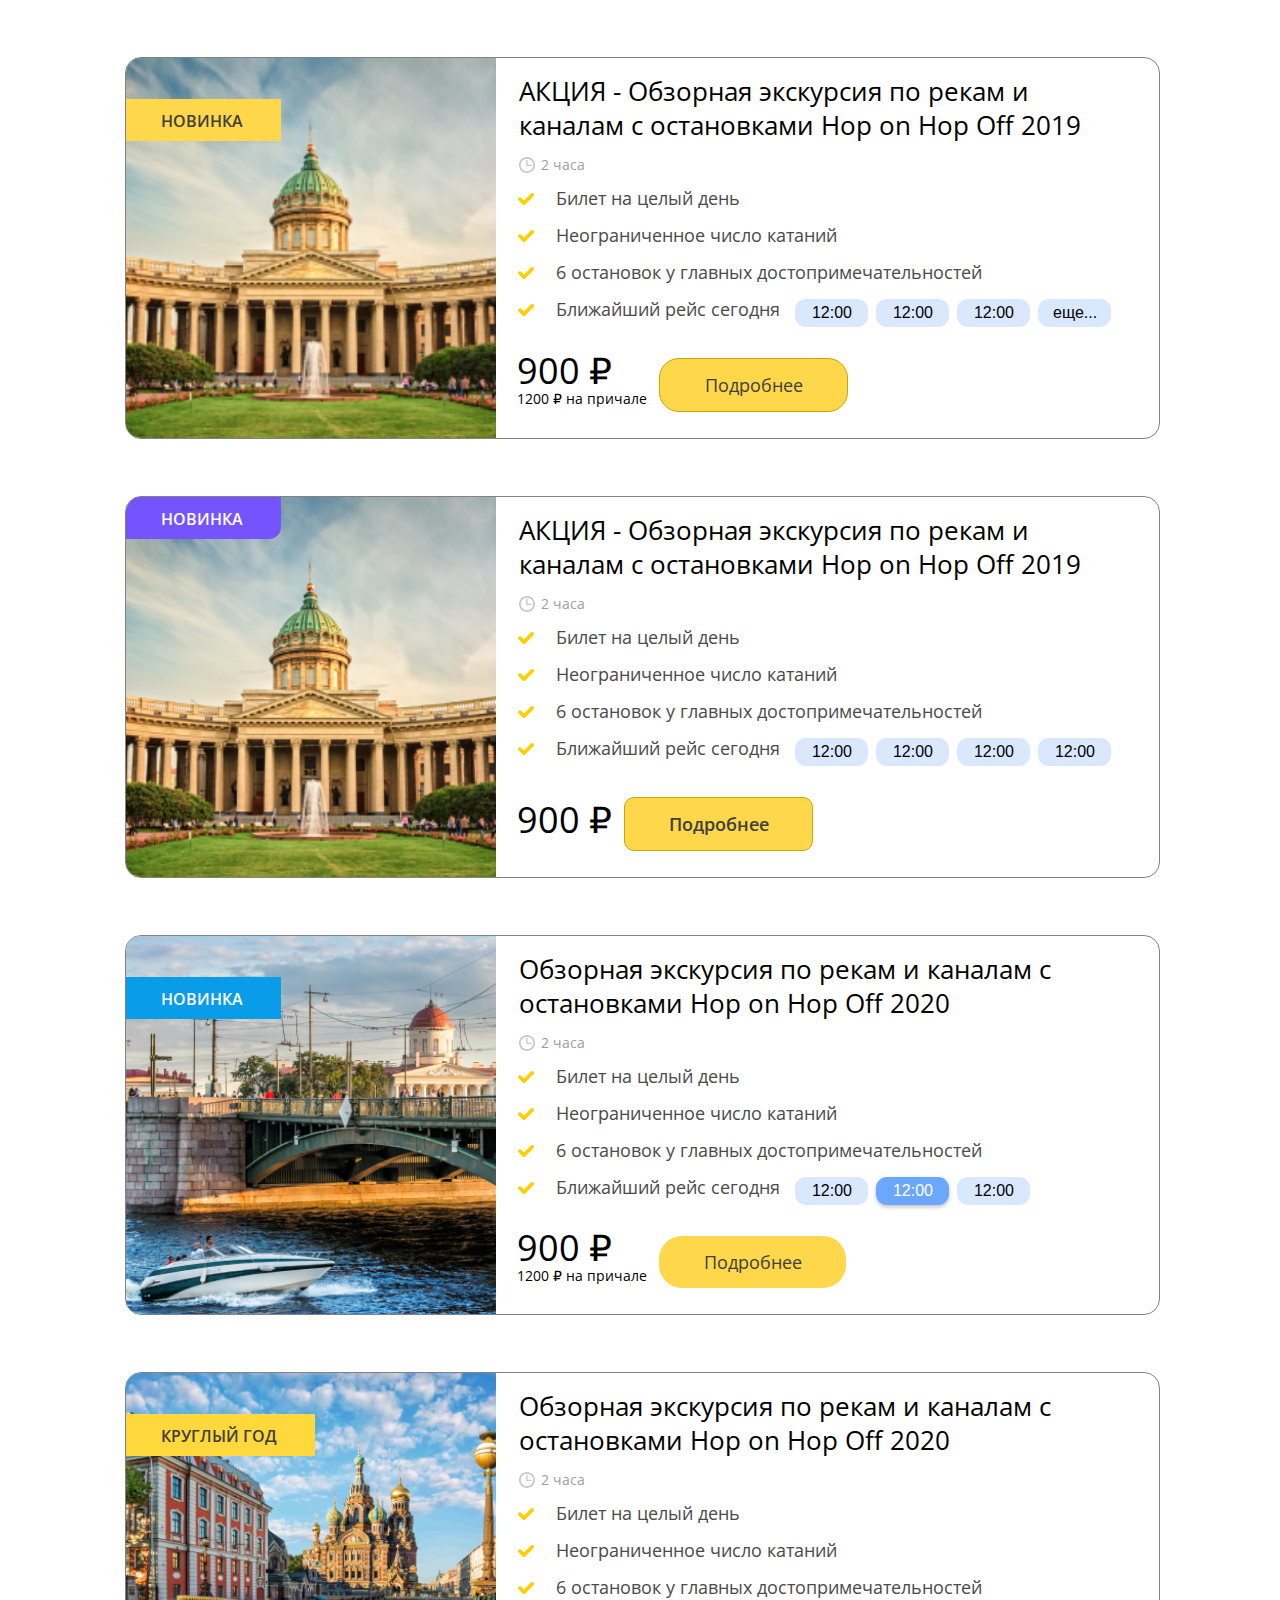
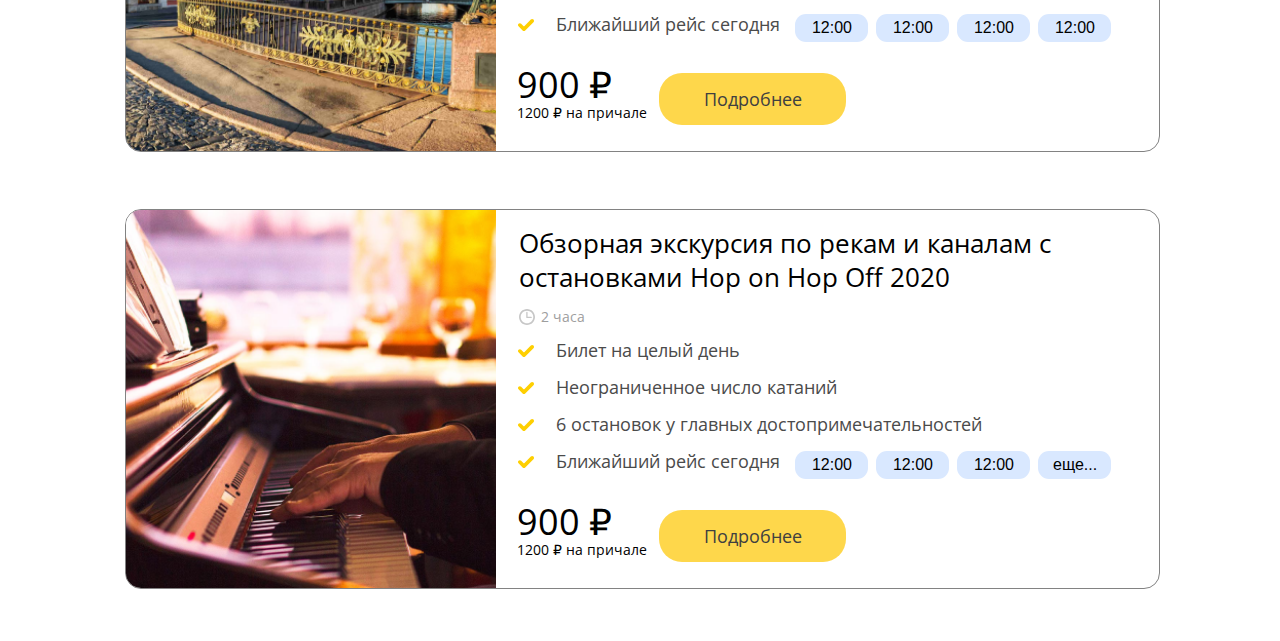
<file: task-1-1/index.html>
<!DOCTYPE html>
<html lang="en">

<head>
    <meta charset="UTF-8">
    <meta http-equiv="X-UA-Compatible" content="IE=edge">
    <meta name="viewport" content="width=device-width, initial-scale=1.0">
    <title>Document</title>
    <link rel="stylesheet" href="css/style.css">
</head>

<body>
    <div class="card">
        <div class="img">
            <img src="image/sankt-peterburg-piter-st-3495.png" alt="">
            <div class="sticker sticker-color">Новинка</div>
        </div>
        <div class="information">
            <div class="description">
                <div class="clock">
                    <svg id="clock-icon" width="16" height="16" viewBox="0 0 16 16" fill="none"
                        xmlns="http://www.w3.org/2000/svg">
                        <path
                            d="M8 0C3.5888 0 0 3.5888 0 8C0 12.4112 3.5888 16 8 16C12.4112 16 16 12.4112 16 8C16 3.5888 12.4112 0 8 0ZM8 14.2977C4.52746 14.2977 1.7021 11.4727 1.7021 8C1.7021 4.5273 4.52746 1.70226 8 1.70226C11.4725 1.70226 14.2979 4.5273 14.2979 8C14.2979 11.4727 11.4725 14.2977 8 14.2977Z"
                            fill="#C7C7C7" />
                        <path
                            d="M12.1692 7.75296H8.57401V3.43019C8.57401 3.06642 8.27907 2.77148 7.9153 2.77148C7.55153 2.77148 7.25659 3.06642 7.25659 3.43019V8.41167C7.25659 8.77544 7.55153 9.07037 7.9153 9.07037H12.1692C12.533 9.07037 12.8279 8.77544 12.8279 8.41167C12.8279 8.0479 12.533 7.75296 12.1692 7.75296Z"
                            fill="#C7C7C7" />
                    </svg>
                    2 часа
                </div>
                <div class="promotion">АКЦИЯ - Обзорная экскурсия по рекам и каналам с остановками Hop on Hop Off 2019
                </div>
                <div class="info">
                    <ul>
                        <li>Билет на целый день</li>
                        <li>Неограниченное число катаний</li>
                        <li>6 остановок у главных достопримечательностей</li>
                        <li>Ближайший рейс сегодня</li>
                    </ul>
                    <div class="time-event">
                        <input class="btn-time-event" type="button" value="12:00">
                        <input class="btn-time-event" type="button" value="12:00">
                        <input class="btn-time-event" type="button" value="12:00">
                        <input class="btn-time-event" type="button" value="12:00">
                        <input class="btn-time-event" type="button" value="12:00">
                        <input class="btn-time-event" type="button" value="12:00">
                        <input class="btn-time-event" type="button" value="12:00">
                        <input class="btn-time-event" type="button" value="12:00">
                        <input class="btn-time-event" type="button" value="12:00">
                        <input class="btn-time-event" type="button" value="12:00">
                        <input class="btn-time-event" type="button" value="12:00">
                        <input class="btn-time-event" type="button" value="12:00">

                        <input class="btn-time-event loadMore" onclick="loadMore(this)" type="button" value="еще...">
                    </div>
                </div>
            </div>

            <div class="card-bottom">
                <div class="price">
                    <div class="main-price">900 &#8381;</div>
                    <div class="additional">1200 &#8381; на причале</div>
                </div>
                <a href="#">
                    <div class="more">Подробнее</div>
                </a>
            </div>
        </div>
    </div>

    <div class="card">
        <div class="img">
            <img src="image/sankt-peterburg-piter-st-3495(1).png" alt="">
            <div class="sticker  sticker-color sticker-additional">Новинка</div>
        </div>
        <div class="information">
            <div class="description">
                <div class="clock">
                    <svg id="clock-icon" width="16" height="16" viewBox="0 0 16 16" fill="none"
                        xmlns="http://www.w3.org/2000/svg">
                        <path
                            d="M8 0C3.5888 0 0 3.5888 0 8C0 12.4112 3.5888 16 8 16C12.4112 16 16 12.4112 16 8C16 3.5888 12.4112 0 8 0ZM8 14.2977C4.52746 14.2977 1.7021 11.4727 1.7021 8C1.7021 4.5273 4.52746 1.70226 8 1.70226C11.4725 1.70226 14.2979 4.5273 14.2979 8C14.2979 11.4727 11.4725 14.2977 8 14.2977Z"
                            fill="#C7C7C7" />
                        <path
                            d="M12.1692 7.75296H8.57401V3.43019C8.57401 3.06642 8.27907 2.77148 7.9153 2.77148C7.55153 2.77148 7.25659 3.06642 7.25659 3.43019V8.41167C7.25659 8.77544 7.55153 9.07037 7.9153 9.07037H12.1692C12.533 9.07037 12.8279 8.77544 12.8279 8.41167C12.8279 8.0479 12.533 7.75296 12.1692 7.75296Z"
                            fill="#C7C7C7" />
                    </svg>
                    2 часа
                </div>
                <div class="promotion">АКЦИЯ - Обзорная экскурсия по рекам и каналам с остановками Hop on Hop Off 2019
                </div>
                <div class="info">
                    <ul>
                        <li>Билет на целый день</li>
                        <li>Неограниченное число катаний</li>
                        <li>6 остановок у главных достопримечательностей</li>
                        <li>Ближайший рейс сегодня</li>
                    </ul>
                    <div class="time-event">
                        <input class="btn-time-event" type="button" value="12:00">
                        <input class="btn-time-event" type="button" value="12:00">
                        <input class="btn-time-event" type="button" value="12:00">
                        <input class="btn-time-event" type="button" value="12:00">

                        <input class="btn-time-event loadMore" onclick="loadMore(this)" type="button" value="еще...">
                    </div>
                </div>
            </div>

            <div class="card-bottom">
                <div class="price">
                    <div class="main-price">900 &#8381;</div>
                    <div class="additional"></div>
                </div>
                <a href="#">
                    <div class="more more-additional">Подробнее</div>
                </a>
            </div>
        </div>
    </div>

    <div class="card">
        <div class="img">
            <img src="image/AdobeStock_168443825 1.png" alt="">
            <div class="sticker sticker-color">Новинка</div>
        </div>
        <div class="information">
            <div class="description">
                <div class="clock">
                    <svg id="clock-icon" width="16" height="16" viewBox="0 0 16 16" fill="none"
                        xmlns="http://www.w3.org/2000/svg">
                        <path
                            d="M8 0C3.5888 0 0 3.5888 0 8C0 12.4112 3.5888 16 8 16C12.4112 16 16 12.4112 16 8C16 3.5888 12.4112 0 8 0ZM8 14.2977C4.52746 14.2977 1.7021 11.4727 1.7021 8C1.7021 4.5273 4.52746 1.70226 8 1.70226C11.4725 1.70226 14.2979 4.5273 14.2979 8C14.2979 11.4727 11.4725 14.2977 8 14.2977Z"
                            fill="#C7C7C7" />
                        <path
                            d="M12.1692 7.75296H8.57401V3.43019C8.57401 3.06642 8.27907 2.77148 7.9153 2.77148C7.55153 2.77148 7.25659 3.06642 7.25659 3.43019V8.41167C7.25659 8.77544 7.55153 9.07037 7.9153 9.07037H12.1692C12.533 9.07037 12.8279 8.77544 12.8279 8.41167C12.8279 8.0479 12.533 7.75296 12.1692 7.75296Z"
                            fill="#C7C7C7" />
                    </svg>
                    2 часа
                </div>
                <div class="promotion">Обзорная экскурсия по рекам и каналам с остановками Hop on Hop Off 2020</div>
                <div class="info">
                    <ul>
                        <li>Билет на целый день</li>
                        <li>Неограниченное число катаний</li>
                        <li>6 остановок у главных достопримечательностей</li>
                        <li>Ближайший рейс сегодня</li>
                    </ul>
                    <div class="time-event">
                        <input class="btn-time-event" type="button" value="12:00">
                        <input class="btn-time-event active" type="button" value="12:00">
                        <input class="btn-time-event" type="button" value="12:00">

                        <input class="btn-time-event loadMore" onclick="loadMore(this)" type="button" value="еще...">
                    </div>
                </div>
            </div>

            <div class="card-bottom">
                <div class="price">
                    <div class="main-price">900 &#8381;</div>
                    <div class="additional">1200 &#8381; на причале</div>
                </div>
                <a href="#">
                    <div class="more more-without-bordere">Подробнее</div>
                </a>
            </div>
        </div>
    </div>

    <div class="card">
        <div class="img">
            <img src="image/ekskursii-po-spb-na-avtobuse 1.png" alt="">
            <div class="sticker sticker-color">КРУГЛЫЙ ГОД</div>
        </div>
        <div class="information">
            <div class="description">
                <div class="clock">
                    <svg id="clock-icon" width="16" height="16" viewBox="0 0 16 16" fill="none"
                        xmlns="http://www.w3.org/2000/svg">
                        <path
                            d="M8 0C3.5888 0 0 3.5888 0 8C0 12.4112 3.5888 16 8 16C12.4112 16 16 12.4112 16 8C16 3.5888 12.4112 0 8 0ZM8 14.2977C4.52746 14.2977 1.7021 11.4727 1.7021 8C1.7021 4.5273 4.52746 1.70226 8 1.70226C11.4725 1.70226 14.2979 4.5273 14.2979 8C14.2979 11.4727 11.4725 14.2977 8 14.2977Z"
                            fill="#C7C7C7" />
                        <path
                            d="M12.1692 7.75296H8.57401V3.43019C8.57401 3.06642 8.27907 2.77148 7.9153 2.77148C7.55153 2.77148 7.25659 3.06642 7.25659 3.43019V8.41167C7.25659 8.77544 7.55153 9.07037 7.9153 9.07037H12.1692C12.533 9.07037 12.8279 8.77544 12.8279 8.41167C12.8279 8.0479 12.533 7.75296 12.1692 7.75296Z"
                            fill="#C7C7C7" />
                    </svg>
                    2 часа
                </div>
                <div class="promotion">Обзорная экскурсия по рекам и каналам с остановками Hop on Hop Off 2020</div>
                <div class="info">
                    <ul>
                        <li>Билет на целый день</li>
                        <li>Неограниченное число катаний</li>
                        <li>6 остановок у главных достопримечательностей</li>
                        <li>Ближайший рейс сегодня</li>
                    </ul>
                    <div class="time-event">
                        <input class="btn-time-event" type="button" value="12:00">
                        <input class="btn-time-event" type="button" value="12:00">
                        <input class="btn-time-event" type="button" value="12:00">
                        <input class="btn-time-event" type="button" value="12:00">

                        <input class="btn-time-event loadMore" onclick="loadMore(this)" type="button" value="еще...">
                    </div>
                </div>
            </div>

            <div class="card-bottom">
                <div class="price">
                    <div class="main-price">900 &#8381;</div>
                    <div class="additional">1200 &#8381; на причале</div>
                </div>
                <a href="#">
                    <div class="more more-without-bordere">Подробнее</div>
                </a>
            </div>
        </div>
    </div>

    <div class="card">
        <div class="img">
            <img src="image/music 1.png" alt="">
            <div class="sticker  sticker-color">Новинка</div>
        </div>
        <div class="information">
            <div class="description">
                <div class="clock">
                    <svg id="clock-icon" width="16" height="16" viewBox="0 0 16 16" fill="none"
                        xmlns="http://www.w3.org/2000/svg">
                        <path
                            d="M8 0C3.5888 0 0 3.5888 0 8C0 12.4112 3.5888 16 8 16C12.4112 16 16 12.4112 16 8C16 3.5888 12.4112 0 8 0ZM8 14.2977C4.52746 14.2977 1.7021 11.4727 1.7021 8C1.7021 4.5273 4.52746 1.70226 8 1.70226C11.4725 1.70226 14.2979 4.5273 14.2979 8C14.2979 11.4727 11.4725 14.2977 8 14.2977Z"
                            fill="#C7C7C7" />
                        <path
                            d="M12.1692 7.75296H8.57401V3.43019C8.57401 3.06642 8.27907 2.77148 7.9153 2.77148C7.55153 2.77148 7.25659 3.06642 7.25659 3.43019V8.41167C7.25659 8.77544 7.55153 9.07037 7.9153 9.07037H12.1692C12.533 9.07037 12.8279 8.77544 12.8279 8.41167C12.8279 8.0479 12.533 7.75296 12.1692 7.75296Z"
                            fill="#C7C7C7" />
                    </svg>
                    2 часа
                </div>
                <div class="promotion">Обзорная экскурсия по рекам и каналам с остановками Hop on Hop Off 2020</div>
                <div class="info">
                    <ul>
                        <li>Билет на целый день</li>
                        <li>Неограниченное число катаний</li>
                        <li>6 остановок у главных достопримечательностей</li>
                        <li>Ближайший рейс сегодня</li>
                    </ul>
                    <div class="time-event">
                        <input class="btn-time-event" type="button" value="12:00">
                        <input class="btn-time-event" type="button" value="12:00">
                        <input class="btn-time-event" type="button" value="12:00">
                        <input class="btn-time-event" type="button" value="12:00">
                        <input class="btn-time-event" type="button" value="12:00">
                        <input class="btn-time-event" type="button" value="12:00">

                        <input class="btn-time-event loadMore" onclick="loadMore(this)" type="button" value="еще...">
                    </div>
                </div>
            </div>

            <div class="card-bottom">
                <div class="price">
                    <div class="main-price">900 &#8381;</div>
                    <div class="additional">1200 &#8381; на причале</div>
                </div>
                <a href="#">
                    <div class="more more-without-bordere">Подробнее</div>
                </a>
            </div>
        </div>
    </div>

    <script src="script/script.js"></script>
</body>

</html>
</file>
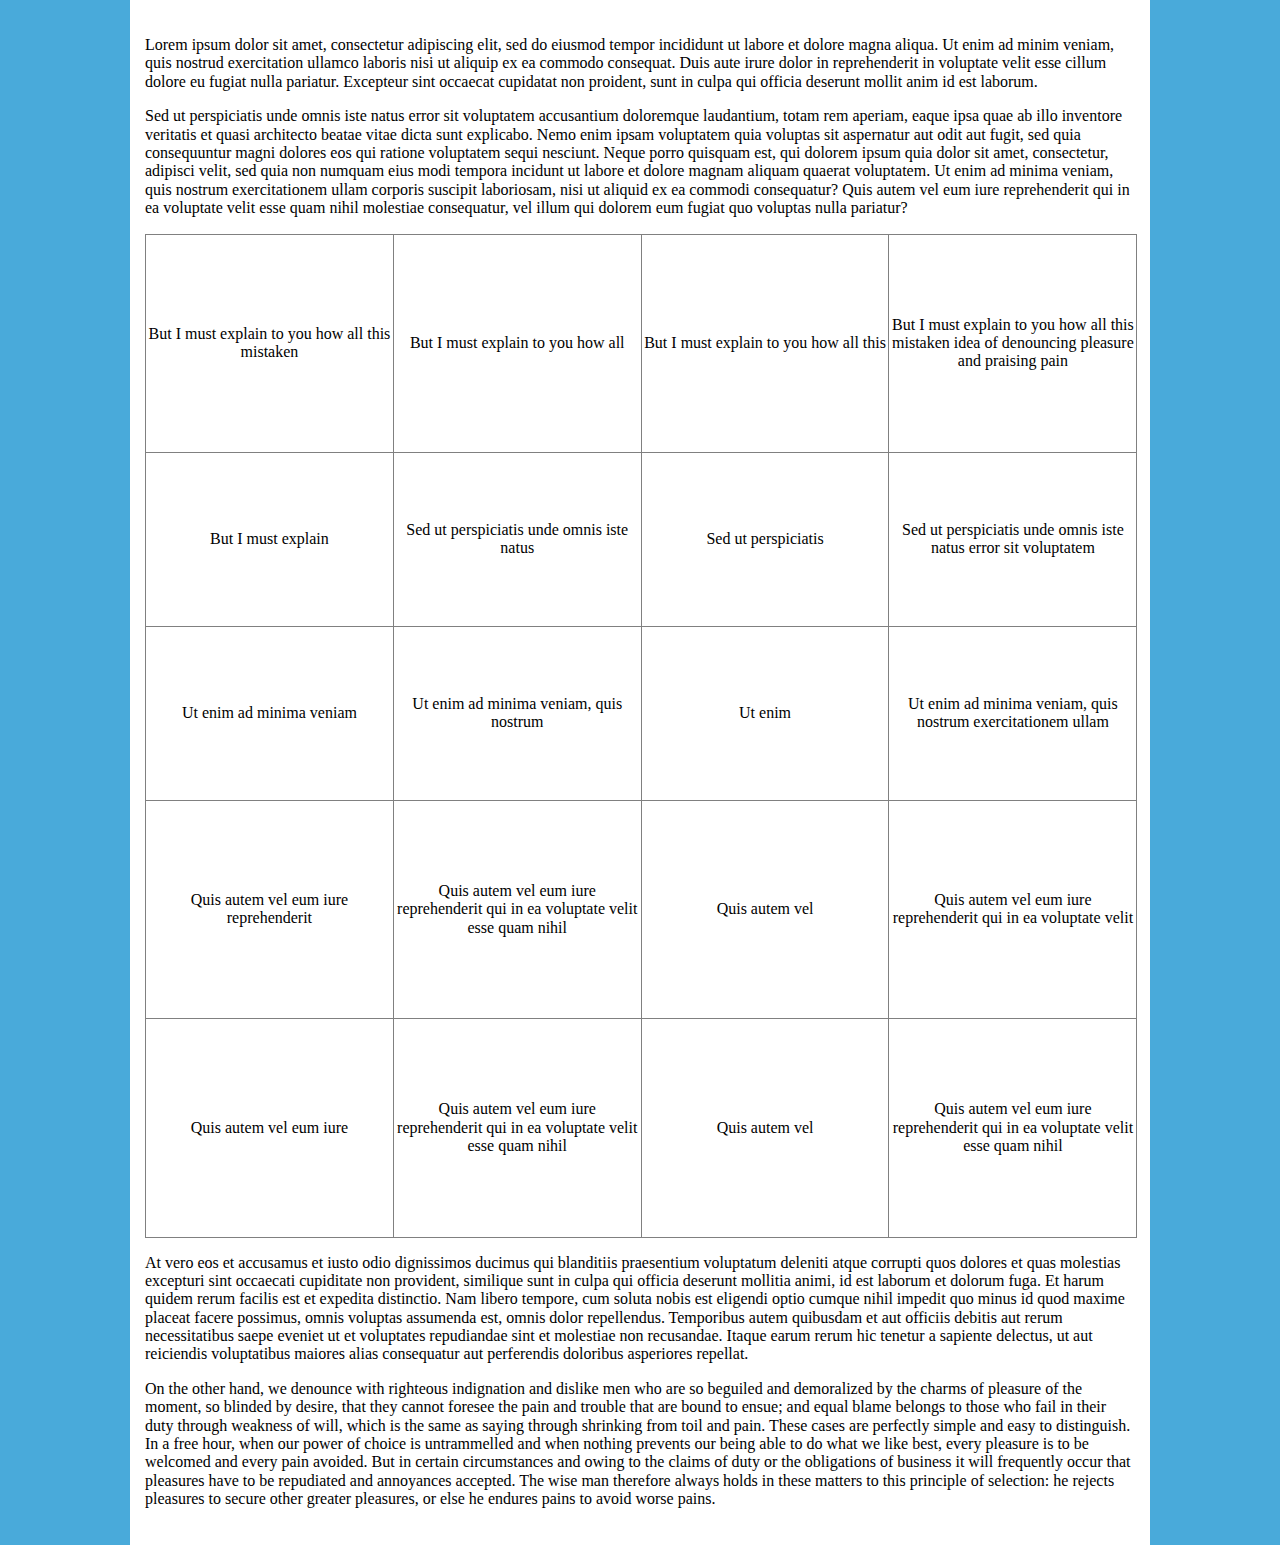
<file: task-1-2/index.html>
<!DOCTYPE html>
<html lang="en">

<head>
    <meta charset="UTF-8">
    <meta http-equiv="X-UA-Compatible" content="IE=edge">
    <meta name="viewport" content="width=device-width, initial-scale=1.0">
    <title>Document</title>
    <link rel="stylesheet" href="css/style.css">
</head>
<!-- 
    Решение 1: Добавим горизонтальный скорллинг к таблице (div class="scroll")
    (для просмотра данного решения необходимо закомментировать в css/style.css данные строчки:
        .table {
            display: none;
        }
    )

    Решение 2: Каждую строку таблицы сделать в виде карточки или аналогичного элемента, а к таблице добавить display="none"

    p.s. Каждое решение продемонстрировано
-->

<body>
    <div class="blog">
        <p>
            Lorem ipsum dolor sit amet, consectetur adipiscing elit, sed do eiusmod tempor incididunt ut labore et
            dolore magna aliqua. Ut enim ad minim veniam, quis nostrud exercitation ullamco laboris nisi ut aliquip ex
            ea commodo consequat. Duis aute irure dolor in reprehenderit in voluptate velit esse cillum dolore eu fugiat
            nulla pariatur. Excepteur sint occaecat cupidatat non proident, sunt in culpa qui officia deserunt mollit
            anim id est laborum.
        </p>
        <p>
            Sed ut perspiciatis unde omnis iste natus error sit voluptatem accusantium doloremque laudantium, totam rem
            aperiam, eaque ipsa quae ab illo inventore veritatis et quasi architecto beatae vitae dicta sunt explicabo.
            Nemo enim ipsam voluptatem quia voluptas sit aspernatur aut odit aut fugit, sed quia consequuntur magni
            dolores eos qui ratione voluptatem sequi nesciunt. Neque porro quisquam est, qui dolorem ipsum quia dolor
            sit amet, consectetur, adipisci velit, sed quia non numquam eius modi tempora incidunt ut labore et dolore
            magnam aliquam quaerat voluptatem. Ut enim ad minima veniam, quis nostrum exercitationem ullam corporis
            suscipit laboriosam, nisi ut aliquid ex ea commodi consequatur? Quis autem vel eum iure reprehenderit qui in
            ea voluptate velit esse quam nihil molestiae consequatur, vel illum qui dolorem eum fugiat quo voluptas
            nulla pariatur?
        </p>

        <div class="table scroll">
            <table border="1" style="border-collapse: collapse; width: 100.23640661938533%; height: 1004px;">
                <tbody>
                    <tr style="height: 36px;">
                        <td style="width: 25%; height: 36px; border-style: solid; text-align: center;"><span
                                style="font-weight: 400;">But I must explain to you how all this mistaken</span></td>
                        <td style="width: 25%; height: 36px; border-style: solid;">
                            <p><span style="font-weight: 400;"></span></p>
                            <p style="text-align: center;"><span style="font-weight: 400;">But I must explain to you how
                                    all</span></p>
                            <p><span style="font-weight: 400;"></span></p>
                        </td>
                        <td style="width: 25%; height: 36px; border-style: solid; text-align: center;"><span
                                style="font-weight: 400;">But I must explain to you how all this</span></td>
                        <td style="width: 82.8017176331783%; height: 36px; border-style: solid; text-align: center;">
                            <p><span style="font-weight: 400;"></span></p>
                            <p><span style="font-weight: 400;">But I must explain to you how all this mistaken idea of
                                    denouncing pleasure and praising pain</span></p>
                            <p><span style="font-weight: 400;"></span></p>
                        </td>
                    </tr>
                    <tr style="height: 18px;">
                        <td style="width: 25%; height: 18px; border-style: solid; text-align: center;"><span
                                style="font-weight: 400;">But I must explain </span></td>
                        <td style="width: 25%; height: 18px; border-style: solid;">
                            <p><span style="font-weight: 400;"></span></p>
                            <p style="text-align: center;"><span style="font-weight: 400;">Sed ut perspiciatis unde
                                    omnis
                                    iste natus</span></p>
                            <p><span style="font-weight: 400;"></span></p>
                        </td>
                        <td style="width: 25%; height: 18px; border-style: solid; text-align: center;"><span
                                style="font-weight: 400;">Sed ut perspiciatis</span></td>
                        <td style="width: 82.8017176331783%; height: 18px; border-style: solid; text-align: center;">
                            <p><span style="font-weight: 400;"></span></p>
                            <p><span style="font-weight: 400;">Sed ut perspiciatis unde omnis iste natus error sit
                                    voluptatem</span></p>
                            <p><span style="font-weight: 400;"></span></p>
                        </td>
                    </tr>
                    <tr style="height: 54px;">
                        <td style="width: 25%; border-style: solid; height: 54px; text-align: center;"><span
                                style="font-weight: 400;">Ut enim ad minima veniam</span></td>
                        <td style="width: 25%; border-style: solid; height: 54px;">
                            <p><span style="font-weight: 400;"></span></p>
                            <p style="text-align: center;"><span style="font-weight: 400;">Ut enim ad minima veniam,
                                    quis
                                    nostrum</span></p>
                            <p><span style="font-weight: 400;"></span></p>
                        </td>
                        <td style="width: 25%; border-style: solid; height: 54px; text-align: center;"><span
                                style="font-weight: 400;">Ut enim</span></td>
                        <td style="width: 82.8017176331783%; border-style: solid; height: 54px; text-align: center;">
                            <p><span style="font-weight: 400;"></span></p>
                            <p><span style="font-weight: 400;">Ut enim ad minima veniam, quis nostrum exercitationem
                                    ullam</span><span style="font-weight: 400;"></span></p>
                            <p><span style="font-weight: 400;"></span></p>
                        </td>
                    </tr>
                    <tr style="height: 72px;">
                        <td style="width: 25%; border-style: solid; height: 72px; text-align: center;"><span
                                style="font-weight: 400;">Quis autem vel eum iure reprehenderit</span></td>
                        <td style="width: 25%; border-style: solid; height: 72px;">
                            <p><span style="font-weight: 400;"></span></p>
                            <p style="text-align: center;"><span style="font-weight: 400;">Quis autem vel eum iure
                                    reprehenderit qui in ea voluptate velit esse quam nihil</span></p>
                            <p><span style="font-weight: 400;"></span></p>
                        </td>
                        <td style="width: 25%; border-style: solid; height: 72px; text-align: center;"><span
                                style="font-weight: 400;">Quis autem vel</span></td>
                        <td style="width: 82.8017176331783%; border-style: solid; height: 72px; text-align: center;">
                            <span style="font-weight: 400;">Quis autem vel eum iure reprehenderit qui in ea voluptate
                                velit</span></td>
                    </tr>
                    <tr style="height: 54px;">
                        <td style="width: 25%; border-style: solid; height: 54px; text-align: center;"><span
                                style="font-weight: 400;">Quis autem vel eum iure</span></td>
                        <td style="width: 25%; border-style: solid; height: 54px;">
                            <p><span style="font-weight: 400;"></span></p>
                            <p style="text-align: center;"><span style="font-weight: 400;">Quis autem vel eum iure
                                    reprehenderit qui in ea voluptate velit esse quam nihil</span></p>
                            <p><span style="font-weight: 400;"></span></p>
                        </td>
                        <td style="width: 25%; border-style: solid; height: 54px; text-align: center;"><span
                                style="font-weight: 400;">Quis autem vel</span></td>
                        <td style="width: 82.8017176331783%; border-style: solid; height: 54px; text-align: center;">
                            <span style="font-weight: 400;">Quis autem vel eum iure reprehenderit qui in ea voluptate
                                velit
                                esse quam nihil</span></td>
                    </tr>
                </tbody>
            </table>
        </div>

        <div class="wrapper">
            <div class="card">
                <h3 class="card-title">But I must explain to you how all this mistaken</h3>
                <h4 class="card-subtitle">But I must explain to you how all</h4>
                <p class="card-text">But I must explain to you how all this</p>
                <h5 class="card-additional">But I must explain to you how all this mistaken idea of denouncing pleasure
                    and praising pain</h5>
            </div>
            <div class="card">
                <h3 class="card-title">But I must explain</h3>
                <h4 class="card-subtitle">Sed ut perspiciatis unde omnis iste natus</h4>
                <p class="card-text">Sed ut perspiciatis</p>
                <h5 class="card-additional">Sed ut perspiciatis unde omnis iste natus error sit voluptatem</h5>
            </div>
            <div class="card">
                <h5 class="card-title">Ut enim ad minima veniam</h5>
                <span class="card-subtitle">Ut enim ad minima veniam, quis nostrum</span>
                <p class="card-text">Ut enim</p>
                <p class="card-additional">Ut enim ad minima veniam, quis nostrum exercitationem ullam</p>
            </div>
            <div class="card">
                <h3 class="card-title">Quis autem vel eum iure reprehenderit</h3>
                <h4 class="card-subtitle">Quis autem vel eum iure reprehenderit qui in ea voluptate velit esse quam
                    nihil</h4>
                <p class="card-text">Quis autem vel</p>
                <h5 class="card-additional">Quis autem vel eum iure reprehenderit qui in ea voluptate velit</h5>
            </div>
            <div class="card">
                <h3 class="card-title">Quis autem vel eum iure</h3>
                <h4 class="card-subtitle">Quis autem vel eum iure reprehenderit qui in ea voluptate velit esse quam
                    nihil</h4>
                <p class="card-text">Quis autem vel</p>
                <h5 class="card-additional">Quis autem vel eum iure reprehenderit qui in ea voluptate velit esse quam
                    nihil</h5>
            </div>
        </div>

        <p>At vero eos et accusamus et iusto odio dignissimos ducimus qui blanditiis praesentium voluptatum deleniti
            atque corrupti quos dolores et quas molestias excepturi sint occaecati cupiditate non provident, similique
            sunt in culpa qui officia deserunt mollitia animi, id est laborum et dolorum fuga. Et harum quidem rerum
            facilis est et expedita distinctio. Nam libero tempore, cum soluta nobis est eligendi optio cumque nihil
            impedit quo minus id quod maxime placeat facere possimus, omnis voluptas assumenda est, omnis dolor
            repellendus. Temporibus autem quibusdam et aut officiis debitis aut rerum necessitatibus saepe eveniet ut et
            voluptates repudiandae sint et molestiae non recusandae. Itaque earum rerum hic tenetur a sapiente delectus,
            ut aut reiciendis voluptatibus maiores alias consequatur aut perferendis doloribus asperiores repellat.</p>
        <p>On the other hand, we denounce with righteous indignation and dislike men who are so beguiled and demoralized
            by the charms of pleasure of the moment, so blinded by desire, that they cannot foresee the pain and trouble
            that are bound to ensue; and equal blame belongs to those who fail in their duty through weakness of will,
            which is the same as saying through shrinking from toil and pain. These cases are perfectly simple and easy
            to distinguish. In a free hour, when our power of choice is untrammelled and when nothing prevents our being
            able to do what we like best, every pleasure is to be welcomed and every pain avoided. But in certain
            circumstances and owing to the claims of duty or the obligations of business it will frequently occur that
            pleasures have to be repudiated and annoyances accepted. The wise man therefore always holds in these
            matters to this principle of selection: he rejects pleasures to secure other greater pleasures, or else he
            endures pains to avoid worse pains.</p>
    </div>
</body>

</html>
</file>
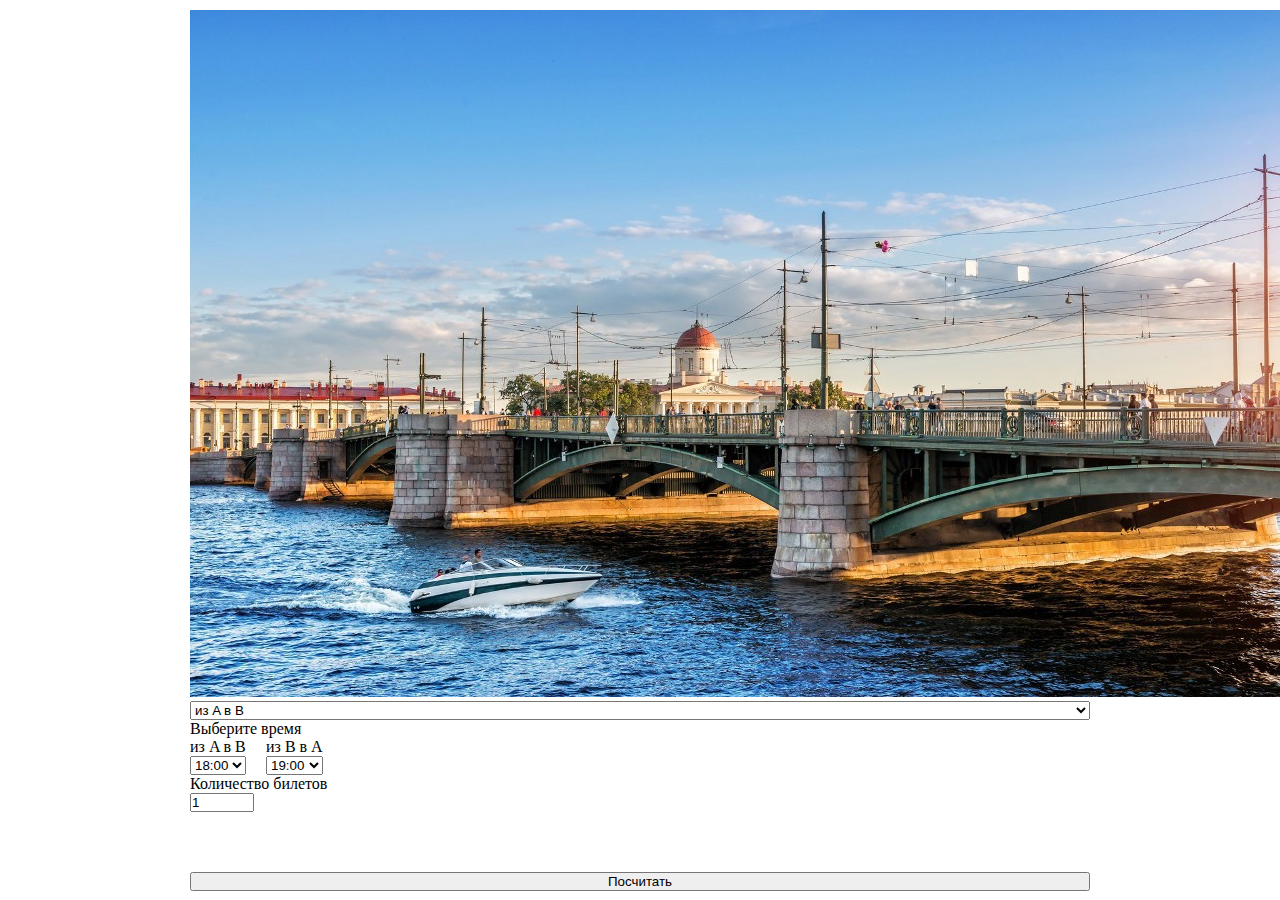
<file: task-2-2/index.html>
<!DOCTYPE html>
<html lang="en">

<head>
  <meta charset="UTF-8">
  <meta http-equiv="X-UA-Compatible" content="IE=edge">
  <meta name="viewport" content="width=device-width, initial-scale=1.0">
  <title>Document</title>
  <link rel="stylesheet" href="css/style.css">
  <!-- Bootstrap 5 -->
  <link href="https://cdn.jsdelivr.net/npm/bootstrap@5.0.2/dist/css/bootstrap.min.css" rel="stylesheet"
    integrity="sha384-EVSTQN3/azprG1Anm3QDgpJLIm9Nao0Yz1ztcQTwFspd3yD65VohhpuuCOmLASjC" crossorigin="anonymous">
</head>

<body>

  <div class="wrapper">
    <div class="card mb-3">
      <div class="row g-0">
        <div class="col-md-4 img">
          <img src="image/birgevoj.jpg" class="img-fluid rounded-start">
        </div>

        <div class="col-md-8">
          <div class="card-body p-4">
            <select name="route" id="route"></select>

            <label for="time">Выберите время</label>
            <div class="time">
              <div class="select" id="AB">
                <label for="time">из A в B</label>
                <select name="time" id="timeAB">
                </select>
              </div>
              <div class="select" id="BA">
                <label for="time">из B в A</label>
                <select name="time" id="timeBA">
                </select>
              </div>
            </div>

            <label for="num">Количество билетов</label>
            <input id="num" type="number" min="0" class="num" value="1">

            <div class="card-text" id="result"></div>

            <button class="btn btn-success mt-3" onclick="printResult()">Посчитать</button>
          </div>
        </div>
      </div>
    </div>
  </div>
  
  <script src="script/script.js"></script>
</body>

</html>
</file>
<file: task-1-1/css/style.css>
@import url('https://fonts.googleapis.com/css2?family=Open+Sans:ital,wght@0,300;0,400;0,500;0,600;0,700;0,800;1,300;1,400;1,500;1,600;1,700;1,800&display=swap');

* {
    padding: 0;
    margin: 0;
}

body {
    background: #ffffff;
    font-family: 'Open Sans', sans-serif;
}

/* First Card */

.card {
    border: 0.3px solid #828282;
    border-radius: 16px;
    margin: 27px 18px 30px 16px;
}

.img {
    position: relative;
    overflow: hidden;
    display: flex;
    justify-content: center;
    align-items: center;
    border-radius: 15px 15px 0 0;
    max-height: 300px;
}

.img img {
    height: auto;
    width: 100%;
}

.sticker {
    text-transform: uppercase;
    font-style: normal;
    background: #FED74B;
    font-size: 12px;
    font-weight: 600;
    line-height: 20px;
    color: #3E3E3E;
    position: absolute;
    top: 41px;
    left: 0;
    padding: 8px 20px 7px 18px;
}

.description {
    padding: 14px 12px 35px 12px;
}

.clock {
    color: #9E9E9E;
    font-weight: 400;
    font-size: 12px;
    line-height: 20px;
    display: flex;
    align-items: center;
    margin-bottom: 11px;
}

#clock-icon {
    margin-right: 9px;
}

.promotion {
    font-weight: 600;
    font-size: 14px;
    line-height: 22px;
    margin-bottom: 17px;
}

.info {
    color: #4B4B4B;
    font-weight: 400;
    font-size: 14px;
    line-height: 20px;
}

.info ul {
    list-style-image: url('../image/icon/Vector.svg');
}

.info ul li {
    margin-left: 22px;
    padding-bottom: 11px;
    padding-left: 15px;
}

.info ul li:nth-last-child(1) {
    padding-bottom: 0;
    margin-bottom: 7px;
}

.time-event {
    margin: 0 6px 0 36px;
    display: flex;
    justify-content: flex-start;
    grid-gap: 7px;
    flex-wrap: wrap;
}

.btn-time-event {
    width: 63px;
    height: 24px;
    padding: 2px 14px 2px 15px;
    background: #D9E8FF;
    font-size: 14px;
    font-weight: 400;
    line-height: 20px;
    border-radius: 11px;
    border: none;
    cursor: pointer;
}

.active {
    background: #6BA6FF;
    color: #ffffff;
    box-shadow: 0px 2px 4px 0px rgba(0, 0, 0, 0.25);
}

.loadMore {
    display: none;
}

.btn-time-event:first-child {
    margin-left: 0;
}

.card-bottom {
    display: flex;
    justify-content: space-between;
    align-items: center;
    font-weight: 400;
    line-height: 20px;
    padding: 0 19px 19px 19px;
}

.card-bottom a {
    text-decoration: none;
}

.price {
    color: #000000;
}

.main-price {
    font-size: 30px;
}

.additional {
    font-size: 10px;
}

.more {
    background: #FED74B;
    border: 0.5px solid #CBA500;
    font-size: 14px;
    font-weight: 400;
    line-height: 20px;
    color: #404040;
    border-radius: 20px;
    width: 165px;
    height: 44px;
    display: flex;
    align-items: center;
    justify-content: center;
}

/* Second Card */
.sticker-additional {
    font-size: 14px;
    border-radius: 15px 0px 12px;
    top: 0;
    padding: 12px 31px 11px 27px;
}

.card:nth-child(2) .sticker-color {
    color: #FFFFFF;
    background: #7553FF;
}

.more-additional {
    font-weight: 600;
    border-radius: 10px;
    width: 193px;
    height: 44px;
}

/* Third Card */
.card:nth-child(3) .sticker-color {
    background-color: #099CE8;
    color: #ffffff;
}

.more-without-bordere {
    border: none;
    border-radius: 23px;
}

/* Fourth Card */
.card:nth-child(4) .sticker-color {
    background-color: #FFD83B;
}

/* Fifth Card */
.card:nth-child(5) .sticker-color {
    display: none;
}


@media (min-width: 768px) {
    .card {
        display: flex;
        margin: 30px 40px 30px 40px;
    }

    .img {
        max-height: 100%;
        min-width: 300px;
        max-width: 300px;
        border-radius: 15px 0 0 15px;
    }

    .img img {
        height: 100%;
        width: auto;
    }

    .description {
        padding: 16px 17px 24px 23px;
        display: flex;
        flex-direction: column;
    }

    .clock {
        order: 2;
    }

    .promotion {
        order: 1;
        font-size: 18px;
    }

    .info {
        order: 3;
    }

    .time-event {
        order: 4;
    }

    .card-bottom {
        justify-content: flex-start;
        grid-gap: 12px;
        padding: 0 0 26px 22px;
    }

    .main-price {
        margin-bottom: 6px;
    }

    .additional {
        font-size: 12px;
    }
}

@media (min-width: 1024px) {
    .card {
        display: flex;
        flex-direction: row;
        margin: 40px 50px 40px 50px;
    }

    .img {
        height: auto;
        min-width: 350px;
        max-width: 350px;
    }

    .sticker {
        font-size: 14px;
    }

    .clock {
        font-size: 14px;
    }

    .info {
        font-size: 16px;
        flex-wrap: nowrap;
    }

    .main-price {
        font-size: 34px;
        margin-bottom: 8px;
    }

    .additional {
        font-size: 14px;
    }

    .more {
        width: 187px;
        height: 52px;
    }

    .info ul li:nth-last-child(1) {
        float: left;
        margin-right: 9px;
    }

    .time-event {
        display: block;
    }

    .btn-time-event {
        margin: 0 2px 7px 1px;
    }
}

@media (min-width: 1280px) {
    .card {
        display: flex;
        flex-direction: row;
        margin: 57px 120px 52px 125px;
    }

    .sticker {
        font-size: 16px;
        padding: 12px 38px 10px 35px;
    }

    .img {
        min-width: 370px;
        max-width: 370px;
    }

    .description {
        padding: 16px 23px 0 23px;
    }

    .promotion {
        font-weight: 400;
        font-size: 26px;
        line-height: 34px;
        margin-bottom: 13px;
    }

    #clock-icon {
        margin-right: 6px;
    }

    .clock {
        margin-bottom: 13px;
    }

    .info {
        font-size: 18px;
    }

    .info ul li {
        padding-bottom: 17px;
    }

    .btn-time-event {
        font-size: 16px;
        width: 73px;
        height: 28px;
    }

    .card-bottom {
        padding: 24px 21px 26px 21px;
    }

    .main-price {
        font-size: 36px;
    }

    .more {
        font-size: 18px;
    }

    .info ul li:nth-last-child(1) {
        padding-bottom: 0;
        margin-right: 15px;
    }

    .time-event {
        margin-right: 0;
    }

    .btn-time-event {
        margin: 0 2px 7px 1px;
    }
}

@media (min-width: 1440px) {
    .card {
        display: flex;
        flex-direction: row;
        margin: 67px 150px 62px 184px;
    }

    .img {
        min-width: 473px;
        max-width: 473px;
    }

    .description {
        padding: 10px 30px 0 23px;
    }

    .btn-time-event {
        margin: 0;
        margin-bottom: 7px;
    }

    .info ul li:nth-last-child(1) {
        margin-right: 5px;
    }
}
</file>
<file: task-1-2/css/style.css>
html {
     line-height: 1.15;
     -webkit-text-size-adjust: 100%;
 }

 body {
     margin: 0;
 }

 main {
     display: block;
 }

 h1 {
     font-size: 2em;
     margin: 0.67em 0;
 }

 hr {
     box-sizing: content-box;
     height: 0;
     overflow: visible;
 }

 pre {
     font-family: monospace, monospace;
     font-size: 1em;
 }

 a {
     background-color: transparent;
 }

 abbr[title] {
     border-bottom: none;
     text-decoration: underline;
     text-decoration: underline dotted;
 }

 b,
 strong {
     font-weight: bolder;
 }

 code,
 kbd,
 samp {
     font-family: monospace, monospace;
     font-size: 1em;
 }

 small {
     font-size: 80%;
 }

 sub,
 sup {
     font-size: 75%;
     line-height: 0;
     position: relative;
     vertical-align: baseline;
 }

 sub {
     bottom: -0.25em;
 }

 sup {
     top: -0.5em;
 }

 img {
     border-style: none;
 }

 button,
 input,
 optgroup,
 select,
 textarea {
     font-family: inherit;
     font-size: 100%;
     line-height: 1.15;
     margin: 0;
 }

 button,
 input {
     overflow: visible;
 }

 button,
 select {
     text-transform: none;
 }

 button,
 [type="button"],
 [type="reset"],
 [type="submit"] {
     -webkit-appearance: button;
 }

 button::-moz-focus-inner,
 [type="button"]::-moz-focus-inner,
 [type="reset"]::-moz-focus-inner,
 [type="submit"]::-moz-focus-inner {
     border-style: none;
     padding: 0;
 }

 button:-moz-focusring,
 [type="button"]:-moz-focusring,
 [type="reset"]:-moz-focusring,
 [type="submit"]:-moz-focusring {
     outline: 1px dotted ButtonText;
 }

 fieldset {
     padding: 0.35em 0.75em 0.625em;
 }

 legend {
     box-sizing: border-box;
     color: inherit;
     display: table;
     max-width: 100%;
     padding: 0;
     white-space: normal;
 }

 progress {
     vertical-align: baseline;
 }

 textarea {
     overflow: auto;
 }

 [type="checkbox"],
 [type="radio"] {
     box-sizing: border-box;
     padding: 0;
 }

 [type="number"]::-webkit-inner-spin-button,
 [type="number"]::-webkit-outer-spin-button {
     height: auto;
 }

 [type="search"] {
     -webkit-appearance: textfield;
     outline-offset: -2px;
 }

 [type="search"]::-webkit-search-decoration {
     -webkit-appearance: none;
 }

 ::-webkit-file-upload-button {
     -webkit-appearance: button;
     font: inherit;
 }

 details {
     display: block;
 }

 summary {
     display: list-item;
 }

 template {
     display: none;
 }

 [hidden] {
     display: none;
 }

 html {
     background-color: #49aada;
 }

 .blog {
     position: relative;
     margin: 0 auto;
     padding: 20px 15px;
     width: 990px;
     max-width: 95%;
     background-color: #fff;
 }

 /* Add our Code */

 .card {
     display: none;
 }

 @media screen and (max-width: 576px) {
     /* Решение 1 */
     .scroll {
         overflow-x: auto;
         white-space: nowrap;
         max-width: 100%;
     }

     /* Решение 2 */
     /* Для просмотра первого решения необходимо закомментировать */
     .table {
         display: none;
     }

     .card {
         display: block;
         border: 1px solid silver;
         border-radius: 5px;
         padding: 0 15px;
         margin-bottom: 15px;
     }
 }
</file>
<file: task-2-2/css/style.css>
* {
    padding: 0;
    margin: 0;
}

.wrapper {
    height: 100vh;
    display: flex;
    justify-content: center;
    align-items: center;
    padding: 0 10px;
}

.img {
    width: 300px;
}

.img img {
    height: 100%;
}

.card-body {
    display: flex;
    flex-direction: column;
}

.num {
    width: 60px;
}

.time {
    display: flex;
}

.select {
    margin-right: 20px;
    display: flex;
    flex-direction: column;
}

#result {
    min-height: 60px;
}

#result p {
    font-size: 14px;
    margin-bottom: 0;
}

@media (min-width: 500px) {
    .wrapper {
        padding: 0 40px;
    }
}

@media (min-width: 1024px) {
    .card {
        width: 800px;
    }
}

@media (min-width: 1280px) {
    .card {
        width: 900px;
    }
}

@media (min-width: 1440px) {
    .card {
        width: 1000px;
    }
}
</file>
